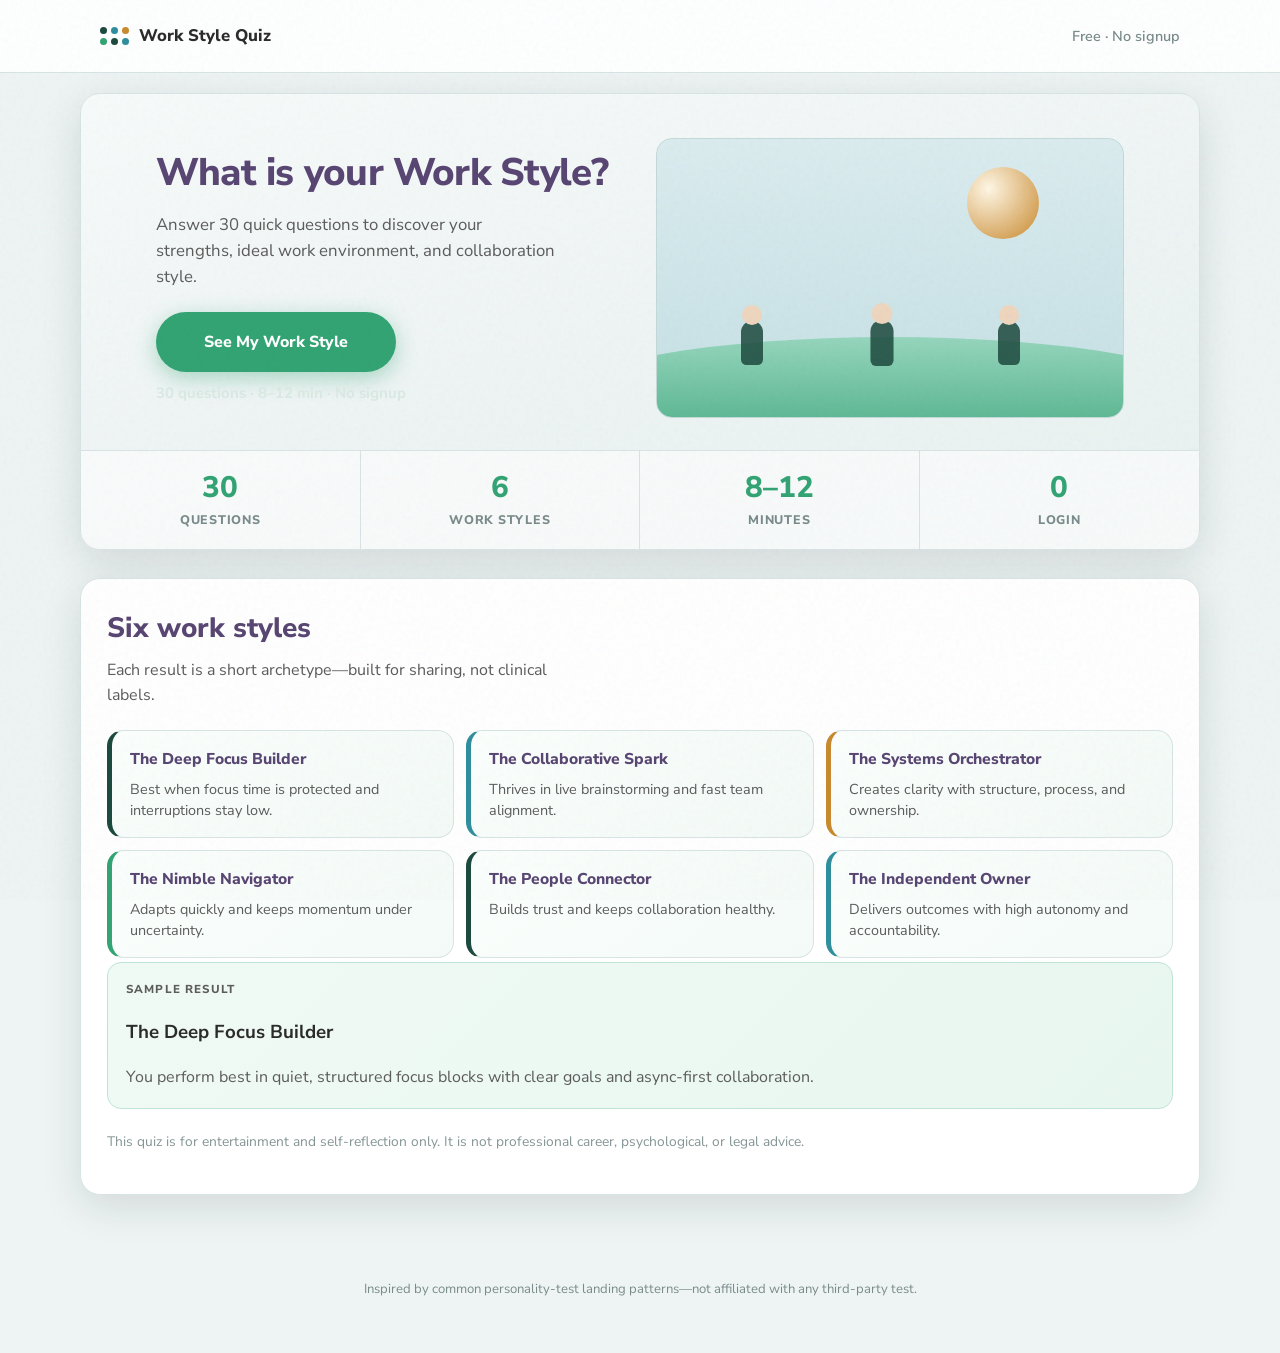
<file: 111/index.html>
<!doctype html>
<html lang="en">
  <head>
    <meta charset="UTF-8" />
    <meta name="viewport" content="width=device-width, initial-scale=1.0" />
    <meta name="theme-color" content="#eef4f4" />
    <title>Work Style Quiz</title>
    <meta
      name="description"
      content="Answer 30 quick questions to discover your strengths, ideal work environment, and collaboration style."
    />
    <link rel="preconnect" href="https://fonts.googleapis.com" />
    <link rel="preconnect" href="https://fonts.gstatic.com" crossorigin />
    <link
      href="https://fonts.googleapis.com/css2?family=Nunito+Sans:ital,opsz,wght@0,6..12,400;0,6..12,600;0,6..12,700;0,6..12,800&display=swap"
      rel="stylesheet"
    />
    <link rel="stylesheet" href="./styles.css" />
  </head>
  <body>
    <div class="noise" aria-hidden="true"></div>

    <a class="skip-link" href="#main-content">Skip to main content</a>

    <header class="site-header">
      <div class="header-inner">
        <a href="./index.html" class="logo" aria-label="Work Style Quiz home">
          <span class="logo-mark" aria-hidden="true">
            <span class="dot dot--forest"></span>
            <span class="dot dot--teal"></span>
            <span class="dot dot--amber"></span>
            <span class="dot dot--green"></span>
            <span class="dot dot--forest"></span>
            <span class="dot dot--teal"></span>
          </span>
          <span class="logo-text">Work Style Quiz</span>
        </a>
        <nav class="header-nav" aria-label="Site">
          <span class="nav-muted">Free · No signup</span>
        </nav>
      </div>
    </header>

    <main id="main-content" class="main" tabindex="-1">
      <p id="load-error" class="load-error" role="alert" hidden></p>

      <div class="container">
        <section
          id="landing"
          class="landing-hero"
          aria-label="Introduction"
        >
          <div class="landing-hero-inner">
            <div class="landing-copy">
              <h1>
                What is your Work Style?
              </h1>
              <p class="landing-lead">
                Answer 30 quick questions to discover your strengths, ideal work
                environment, and collaboration style.
              </p>
              <div class="landing-cta-row">
                <a id="start-btn" class="btn btn-cta" href="#quiz" role="button">
                  See My Work Style
                </a>
              </div>
              <p class="landing-meta">
                30 questions · 8–12 min · No signup
              </p>
            </div>
            <div class="landing-art" aria-hidden="true">
              <div class="art-scene">
                <div class="art-hill"></div>
                <div class="art-sun"></div>
                <div class="art-figure art-figure--1"></div>
                <div class="art-figure art-figure--2"></div>
                <div class="art-figure art-figure--3"></div>
              </div>
            </div>
          </div>

          <div class="proof-strip" role="group" aria-label="Quiz facts">
            <div class="proof-item">
              <span class="proof-value">30</span>
              <span class="proof-label">Questions</span>
            </div>
            <div class="proof-item">
              <span class="proof-value">6</span>
              <span class="proof-label">Work styles</span>
            </div>
            <div class="proof-item">
              <span class="proof-value">8–12</span>
              <span class="proof-label">Minutes</span>
            </div>
            <div class="proof-item">
              <span class="proof-value">0</span>
              <span class="proof-label">Login</span>
            </div>
          </div>
        </section>

        <section id="landing-details" class="card landing-details">
          <h2 class="section-title">Six work styles</h2>
          <p class="section-sub">
            Each result is a short archetype—built for sharing, not clinical labels.
          </p>
          <div id="style-preview" class="landing-preview-grid">
            <article class="preview-card preview-card--forest">
              <h3>The Deep Focus Builder</h3>
              <p>Best when focus time is protected and interruptions stay low.</p>
            </article>
            <article class="preview-card preview-card--teal">
              <h3>The Collaborative Spark</h3>
              <p>Thrives in live brainstorming and fast team alignment.</p>
            </article>
            <article class="preview-card preview-card--amber">
              <h3>The Systems Orchestrator</h3>
              <p>Creates clarity with structure, process, and ownership.</p>
            </article>
            <article class="preview-card preview-card--green">
              <h3>The Nimble Navigator</h3>
              <p>Adapts quickly and keeps momentum under uncertainty.</p>
            </article>
            <article class="preview-card preview-card--forest">
              <h3>The People Connector</h3>
              <p>Builds trust and keeps collaboration healthy.</p>
            </article>
            <article class="preview-card preview-card--teal">
              <h3>The Independent Owner</h3>
              <p>Delivers outcomes with high autonomy and accountability.</p>
            </article>
          </div>
          <div class="result-sample">
            <p class="eyebrow">Sample result</p>
            <h3>The Deep Focus Builder</h3>
            <p>
              You perform best in quiet, structured focus blocks with clear goals
              and async-first collaboration.
            </p>
          </div>

          <p class="disclaimer disclaimer-subtle">
            This quiz is for entertainment and self-reflection only. It is not
            professional career, psychological, or legal advice.
          </p>
        </section>

        <section
          id="quiz"
          class="card card-quiz hidden"
          aria-labelledby="quiz-heading"
        >
          <h2 id="quiz-heading" class="visually-hidden">Quiz</h2>
          <div class="progress-wrap">
            <div class="progress-meta">
              <span id="progress-text">Question 1 / 30</span>
              <span id="answered-text">Answered 0 / 30</span>
            </div>
            <div
              class="progress-track"
              role="progressbar"
              aria-valuemin="0"
              aria-valuemax="100"
              aria-valuenow="0"
              aria-label="Quiz progress"
            >
              <div id="progress-bar" class="progress-bar"></div>
            </div>
          </div>

          <h2 id="question-title" class="question-title"></h2>
          <div id="options" class="options-wrap"></div>

          <div class="actions">
            <button id="prev-btn" class="btn btn-outline" type="button">
              Previous
            </button>
            <button id="next-btn" class="btn btn-cta btn-cta-inline" type="button">
              Next
            </button>
          </div>
        </section>

        <section
          id="result"
          class="card card-result hidden"
          aria-label="Your result"
        >
          <div class="result-hero">
            <p class="eyebrow">Your result</p>
            <h2 id="result-title" class="result-headline" tabindex="-1"></h2>
            <p id="result-tagline" class="result-tagline"></p>
          </div>

          <div class="result-grid">
            <div class="result-panel">
              <h3>Strengths</h3>
              <ul id="result-strengths"></ul>
            </div>
            <div class="result-panel">
              <h3>Watch-outs</h3>
              <ul id="result-watchouts"></ul>
            </div>
            <div class="result-panel">
              <h3>Best environment</h3>
              <p id="result-environment"></p>
            </div>
            <div class="result-panel">
              <h3>Collaboration style</h3>
              <p id="result-collaboration"></p>
            </div>
          </div>

          <div class="actions">
            <button id="share-btn" class="btn btn-cta" type="button">Share</button>
            <button id="copy-btn" class="btn btn-outline" type="button">
              Copy result link
            </button>
            <button id="retake-btn" class="btn btn-outline" type="button">
              Retake
            </button>
          </div>
          <p id="feedback" class="feedback" aria-live="polite"></p>
          <p class="disclaimer">
            This quiz is for entertainment and self-reflection only. It is not
            professional career, psychological, or legal advice.
          </p>
        </section>
      </div>
    </main>

    <footer class="site-footer">
      <p>
        Inspired by common personality-test landing patterns—not affiliated with
        any third-party test.
      </p>
    </footer>

    <script
      type="application/json"
      id="questions-embed"
      data-cfasync="false"
    >
[
  {
    "text": "Your ideal workweek rhythm is…",
    "options": [
      {
        "text": "Long quiet blocks; meetings are exceptions.",
        "typeId": "deep_focus"
      },
      {
        "text": "Lots of co-working time and live discussions.",
        "typeId": "collab_spark"
      },
      {
        "text": "Predictable rituals: standups, docs, handoffs.",
        "typeId": "systems_orchestrator"
      },
      {
        "text": "Plans change often; I adapt day by day.",
        "typeId": "nimble_navigator"
      }
    ]
  },
  {
    "text": "When a project starts, you first want…",
    "options": [
      {
        "text": "A written brief and owners for each piece.",
        "typeId": "systems_orchestrator"
      },
      {
        "text": "A kickoff that gets everyone aligned emotionally.",
        "typeId": "people_connector"
      },
      {
        "text": "Freedom to explore before commitments.",
        "typeId": "independent_owner"
      },
      {
        "text": "A whiteboard session to shape the idea together.",
        "typeId": "collab_spark"
      }
    ]
  },
  {
    "text": "Feedback that helps you most sounds like…",
    "options": [
      {
        "text": "“Here’s exactly what to change next time.”",
        "typeId": "systems_orchestrator"
      },
      {
        "text": "“Here’s how this landed for the team.”",
        "typeId": "people_connector"
      },
      {
        "text": "“Take another pass when you’re in flow.”",
        "typeId": "deep_focus"
      },
      {
        "text": "“Let’s try a quick experiment and see.”",
        "typeId": "collab_spark"
      }
    ]
  },
  {
    "text": "Your nightmare workday includes…",
    "options": [
      {
        "text": "Constant pings with no time to think.",
        "typeId": "deep_focus"
      },
      {
        "text": "Silent solo work all day with no collaboration.",
        "typeId": "collab_spark"
      },
      {
        "text": "Chaos: no roles, no written decisions.",
        "typeId": "systems_orchestrator"
      },
      {
        "text": "Rigid process when the situation already changed.",
        "typeId": "nimble_navigator"
      }
    ]
  },
  {
    "text": "In meetings, you naturally…",
    "options": [
      {
        "text": "Take notes and turn chaos into next steps.",
        "typeId": "independent_owner"
      },
      {
        "text": "Make sure quieter voices are heard.",
        "typeId": "people_connector"
      },
      {
        "text": "Prefer async updates instead of another call.",
        "typeId": "deep_focus"
      },
      {
        "text": "Push for a decision and move on.",
        "typeId": "nimble_navigator"
      }
    ]
  },
  {
    "text": "You feel most trusted when a manager…",
    "options": [
      {
        "text": "Sets clear outcomes and gets out of the way.",
        "typeId": "independent_owner"
      },
      {
        "text": "Checks in on how you’re doing, not just tasks.",
        "typeId": "people_connector"
      },
      {
        "text": "Protects your calendar for deep work.",
        "typeId": "deep_focus"
      },
      {
        "text": "Creates space for the team to ideate together.",
        "typeId": "collab_spark"
      }
    ]
  },
  {
    "text": "Under a tight deadline, you…",
    "options": [
      {
        "text": "Cut scope and ship something real.",
        "typeId": "collab_spark"
      },
      {
        "text": "Lock in a plan and execute calmly.",
        "typeId": "systems_orchestrator"
      },
      {
        "text": "Go heads-down and minimize noise.",
        "typeId": "deep_focus"
      },
      {
        "text": "Pull the right people in to unblock fast.",
        "typeId": "people_connector"
      }
    ]
  },
  {
    "text": "Your favorite collaboration setup is…",
    "options": [
      {
        "text": "Shared docs with clear owners.",
        "typeId": "independent_owner"
      },
      {
        "text": "Live calls and real-time brainstorming.",
        "typeId": "collab_spark"
      },
      {
        "text": "Async threads; reply on my own time.",
        "typeId": "deep_focus"
      },
      {
        "text": "Minimal tools; I own the outcome end-to-end.",
        "typeId": "independent_owner"
      }
    ]
  },
  {
    "text": "Conflict on the team makes you…",
    "options": [
      {
        "text": "Step in to clarify facts and next steps.",
        "typeId": "systems_orchestrator"
      },
      {
        "text": "Talk privately to rebuild trust first.",
        "typeId": "people_connector"
      },
      {
        "text": "Prefer to step away until it’s calmer.",
        "typeId": "deep_focus"
      },
      {
        "text": "Address it quickly so we don’t stall.",
        "typeId": "nimble_navigator"
      }
    ]
  },
  {
    "text": "You’d rather be evaluated on…",
    "options": [
      {
        "text": "Reliable delivery against commitments.",
        "typeId": "independent_owner"
      },
      {
        "text": "The quality of relationships you build.",
        "typeId": "people_connector"
      },
      {
        "text": "Impact you drove with autonomy.",
        "typeId": "independent_owner"
      },
      {
        "text": "Creativity and ideas brought to the group.",
        "typeId": "collab_spark"
      }
    ]
  },
  {
    "text": "“Remote vs office” for you is really about…",
    "options": [
      {
        "text": "Controlling interruptions and deep work.",
        "typeId": "deep_focus"
      },
      {
        "text": "Energy from being around people.",
        "typeId": "collab_spark"
      },
      {
        "text": "Freedom to structure my own day.",
        "typeId": "independent_owner"
      },
      {
        "text": "Whatever helps the team move fastest today.",
        "typeId": "nimble_navigator"
      }
    ]
  },
  {
    "text": "Your career happiness spikes when…",
    "options": [
      {
        "text": "You can own a problem end-to-end.",
        "typeId": "independent_owner"
      },
      {
        "text": "The team feels safe and aligned.",
        "typeId": "people_connector"
      },
      {
        "text": "The system runs smoothly without heroics.",
        "typeId": "systems_orchestrator"
      },
      {
        "text": "You’re learning fast in a changing environment.",
        "typeId": "nimble_navigator"
      }
    ]
  },
  {
    "text": "When you learn something new for work, you prefer to…",
    "options": [
      {
        "text": "Read quietly and practice alone first.",
        "typeId": "deep_focus"
      },
      {
        "text": "Pair with someone and learn by doing together.",
        "typeId": "collab_spark"
      },
      {
        "text": "Follow a structured course or checklist.",
        "typeId": "systems_orchestrator"
      },
      {
        "text": "Jump into a real task and fix gaps as you go.",
        "typeId": "nimble_navigator"
      }
    ]
  },
  {
    "text": "A vague goal with no metrics feels…",
    "options": [
      {
        "text": "Fine if I can carve focus time to figure it out.",
        "typeId": "deep_focus"
      },
      {
        "text": "Exciting if we can workshop it as a group.",
        "typeId": "collab_spark"
      },
      {
        "text": "Uncomfortable until we define owners and milestones.",
        "typeId": "systems_orchestrator"
      },
      {
        "text": "Normal; clarity can emerge while we move.",
        "typeId": "nimble_navigator"
      }
    ]
  },
  {
    "text": "Your default reaction to a new company process is…",
    "options": [
      {
        "text": "“Will this protect my focus time?”",
        "typeId": "deep_focus"
      },
      {
        "text": "“How will this affect team vibes?”",
        "typeId": "people_connector"
      },
      {
        "text": "“Show me the RACI and the template.”",
        "typeId": "systems_orchestrator"
      },
      {
        "text": "“We’ll probably rewrite it in two weeks anyway.”",
        "typeId": "nimble_navigator"
      }
    ]
  },
  {
    "text": "The best praise you can get is…",
    "options": [
      {
        "text": "“You delivered—no drama.”",
        "typeId": "independent_owner"
      },
      {
        "text": "“You made the team feel unstuck.”",
        "typeId": "people_connector"
      },
      {
        "text": "“Your doc made everything obvious.”",
        "typeId": "independent_owner"
      },
      {
        "text": "“Your idea changed the room.”",
        "typeId": "collab_spark"
      }
    ]
  },
  {
    "text": "After a stressful week, you recharge by…",
    "options": [
      {
        "text": "Long offline time with zero work chat.",
        "typeId": "deep_focus"
      },
      {
        "text": "Talking it out with a trusted colleague.",
        "typeId": "people_connector"
      },
      {
        "text": "Tidying your tasks and inbox so Monday is clean.",
        "typeId": "systems_orchestrator"
      },
      {
        "text": "Starting something new to regain momentum.",
        "typeId": "people_connector"
      }
    ]
  },
  {
    "text": "Your ideal team size for daily work is…",
    "options": [
      {
        "text": "Small enough that I can own a slice solo.",
        "typeId": "independent_owner"
      },
      {
        "text": "Big enough for energy, small enough to know everyone.",
        "typeId": "collab_spark"
      },
      {
        "text": "Large if roles and interfaces are clear.",
        "typeId": "systems_orchestrator"
      },
      {
        "text": "Whatever ships fastest for this phase.",
        "typeId": "nimble_navigator"
      }
    ]
  },
  {
    "text": "You get skeptical when leadership says…",
    "options": [
      {
        "text": "“We’ll figure out the details later.” (with no owner)",
        "typeId": "systems_orchestrator"
      },
      {
        "text": "“Just be available all day on Slack.”",
        "typeId": "deep_focus"
      },
      {
        "text": "“Process for process’s sake.”",
        "typeId": "nimble_navigator"
      },
      {
        "text": "“Don’t worry about how people feel.”",
        "typeId": "people_connector"
      }
    ]
  },
  {
    "text": "In a brainstorm, you’re most likely to…",
    "options": [
      {
        "text": "Build on others’ ideas in real time.",
        "typeId": "collab_spark"
      },
      {
        "text": "Ask the question that names the tradeoff.",
        "typeId": "systems_orchestrator"
      },
      {
        "text": "Stay quiet until you have one sharp idea.",
        "typeId": "collab_spark"
      },
      {
        "text": "Suggest a cheap test before a big debate.",
        "typeId": "nimble_navigator"
      }
    ]
  },
  {
    "text": "You respect a coworker who…",
    "options": [
      {
        "text": "Doesn’t need hand-holding and still communicates clearly.",
        "typeId": "independent_owner"
      },
      {
        "text": "Makes hard conversations feel safer.",
        "typeId": "people_connector"
      },
      {
        "text": "Writes decisions down so nobody is guessing.",
        "typeId": "independent_owner"
      },
      {
        "text": "Turns ambiguity into a prototype.",
        "typeId": "nimble_navigator"
      }
    ]
  },
  {
    "text": "Your “productive morning” usually means…",
    "options": [
      {
        "text": "Two hours of uninterrupted work before chat.",
        "typeId": "deep_focus"
      },
      {
        "text": "A quick sync to align the team’s energy.",
        "typeId": "collab_spark"
      },
      {
        "text": "Checking the plan and updating the board.",
        "typeId": "systems_orchestrator"
      },
      {
        "text": "Picking the highest-leverage move and switching fast.",
        "typeId": "nimble_navigator"
      }
    ]
  },
  {
    "text": "If you disagree with a popular plan, you…",
    "options": [
      {
        "text": "Write a clear alternative with tradeoffs.",
        "typeId": "independent_owner"
      },
      {
        "text": "Talk to key people 1:1 before the room decides.",
        "typeId": "people_connector"
      },
      {
        "text": "Opt out of the debate and prove it with work.",
        "typeId": "independent_owner"
      },
      {
        "text": "Challenge it live so the group can react.",
        "typeId": "collab_spark"
      }
    ]
  },
  {
    "text": "“Scope creep” to you sounds like…",
    "options": [
      {
        "text": "A focus problem unless someone says no.",
        "typeId": "deep_focus"
      },
      {
        "text": "A people problem if expectations weren’t shared.",
        "typeId": "people_connector"
      },
      {
        "text": "A planning problem: change control needed.",
        "typeId": "systems_orchestrator"
      },
      {
        "text": "Sometimes the signal that we should pivot.",
        "typeId": "nimble_navigator"
      }
    ]
  },
  {
    "text": "You feel most productive in a workplace that…",
    "options": [
      {
        "text": "Lets me block deep work without guilt.",
        "typeId": "deep_focus"
      },
      {
        "text": "Has lively collaboration spaces.",
        "typeId": "collab_spark"
      },
      {
        "text": "Has clear norms and written agreements.",
        "typeId": "systems_orchestrator"
      },
      {
        "text": "Rewards speed of learning over perfection.",
        "typeId": "nimble_navigator"
      }
    ]
  },
  {
    "text": "Your 1:1 with a manager should mostly be about…",
    "options": [
      {
        "text": "Removing blockers and clarifying ownership.",
        "typeId": "independent_owner"
      },
      {
        "text": "How you’re doing as a human, not only output.",
        "typeId": "people_connector"
      },
      {
        "text": "Priorities, timelines, and expectations.",
        "typeId": "systems_orchestrator"
      },
      {
        "text": "What experiments to run next week.",
        "typeId": "nimble_navigator"
      }
    ]
  },
  {
    "text": "When documentation is missing, you…",
    "options": [
      {
        "text": "Create the minimum doc so future-you survives.",
        "typeId": "independent_owner"
      },
      {
        "text": "Pull people together to align verbally first.",
        "typeId": "collab_spark"
      },
      {
        "text": "Prefer to stay in flow and document later.",
        "typeId": "deep_focus"
      },
      {
        "text": "Ship something small and document what broke.",
        "typeId": "nimble_navigator"
      }
    ]
  },
  {
    "text": "You’re happiest when your role is…",
    "options": [
      {
        "text": "A clear lane you can run end-to-end.",
        "typeId": "independent_owner"
      },
      {
        "text": "A glue role that helps others succeed.",
        "typeId": "people_connector"
      },
      {
        "text": "A stabilizer who makes the machine work.",
        "typeId": "systems_orchestrator"
      },
      {
        "text": "A scout in changing terrain.",
        "typeId": "nimble_navigator"
      }
    ]
  },
  {
    "text": "“Good collaboration” to you means…",
    "options": [
      {
        "text": "Fewer meetings, clearer handoffs.",
        "typeId": "deep_focus"
      },
      {
        "text": "Psychological safety and honest dialogue.",
        "typeId": "people_connector"
      },
      {
        "text": "Shared definitions of done and who decides what.",
        "typeId": "systems_orchestrator"
      },
      {
        "text": "Rapid feedback loops and quick iterations.",
        "typeId": "collab_spark"
      }
    ]
  },
  {
    "text": "If you had to pick your strongest professional edge, it would be…",
    "options": [
      {
        "text": "Sustained focus on hard problems",
        "typeId": "deep_focus"
      },
      {
        "text": "Building trust and helping people feel heard",
        "typeId": "people_connector"
      },
      {
        "text": "Owning outcomes without needing oversight",
        "typeId": "independent_owner"
      },
      {
        "text": "Staying adaptable when everything shifts",
        "typeId": "nimble_navigator"
      }
    ]
  }
]
</script>
    <script src="./app.js" data-cfasync="false"></script>
  </body>
</html>
</file>
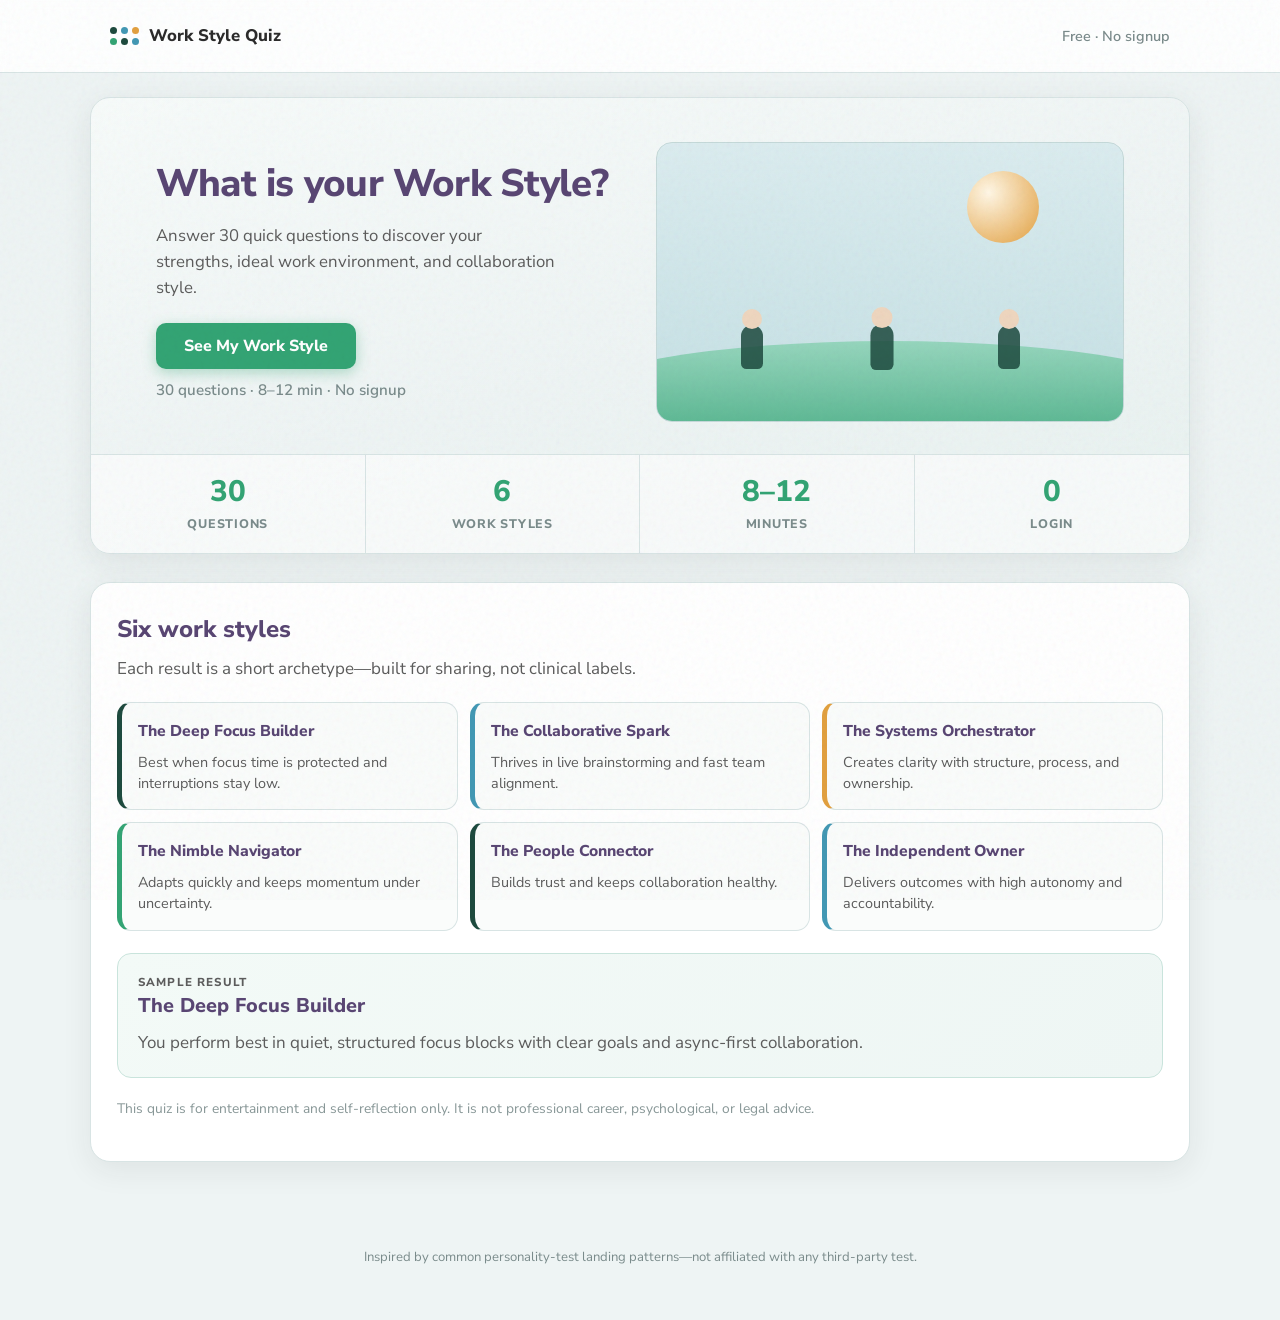
<file: work-style-quiz/index.html>
<!doctype html>
<html lang="en">
  <head>
    <meta charset="UTF-8" />
    <meta name="viewport" content="width=device-width, initial-scale=1.0" />
    <meta name="theme-color" content="#eef4f4" />
    <link rel="icon" href="./favicon.svg" type="image/svg+xml" />
    <title>Work Style Quiz</title>
    <meta
      name="description"
      content="Answer 30 quick questions to discover your strengths, ideal work environment, and collaboration style."
    />
    <link rel="preconnect" href="https://fonts.googleapis.com" />
    <link rel="preconnect" href="https://fonts.gstatic.com" crossorigin />
    <link
      href="https://fonts.googleapis.com/css2?family=Nunito+Sans:ital,opsz,wght@0,6..12,400;0,6..12,600;0,6..12,700;0,6..12,800&display=swap"
      rel="stylesheet"
    />
    <link rel="stylesheet" href="./styles.css" />
  </head>
  <body>
    <div class="noise" aria-hidden="true"></div>

    <a class="skip-link" href="#main-content">Skip to main content</a>

    <header class="site-header">
      <div class="header-inner">
        <a href="./index.html" class="logo" aria-label="Work Style Quiz home">
          <span class="logo-mark" aria-hidden="true">
            <span class="dot dot--forest"></span>
            <span class="dot dot--teal"></span>
            <span class="dot dot--amber"></span>
            <span class="dot dot--green"></span>
            <span class="dot dot--forest"></span>
            <span class="dot dot--teal"></span>
          </span>
          <span class="logo-text">Work Style Quiz</span>
        </a>
        <nav class="header-nav" aria-label="Site">
          <span class="nav-muted">Free · No signup</span>
        </nav>
      </div>
    </header>

    <main id="main-content" class="main" tabindex="-1">
      <p id="load-error" class="load-error" role="alert" hidden></p>

      <div class="container">
        <section
          id="landing"
          class="landing-hero"
          aria-label="Introduction"
        >
          <div class="landing-hero-inner">
            <div class="landing-copy">
              <h1>
                What is your Work Style?
              </h1>
              <p class="landing-lead">
                Answer 30 quick questions to discover your strengths, ideal work
                environment, and collaboration style.
              </p>
              <div class="landing-cta-row">
                <button id="start-btn" class="btn btn-cta" type="button" disabled>
                  See My Work Style
                </button>
              </div>
              <p class="landing-meta">
                30 questions · 8–12 min · No signup
              </p>
            </div>
            <div class="landing-art" aria-hidden="true">
              <div class="art-scene">
                <div class="art-hill"></div>
                <div class="art-sun"></div>
                <div class="art-figure art-figure--1"></div>
                <div class="art-figure art-figure--2"></div>
                <div class="art-figure art-figure--3"></div>
              </div>
            </div>
          </div>

          <div class="proof-strip" role="group" aria-label="Quiz facts">
            <div class="proof-item">
              <span class="proof-value">30</span>
              <span class="proof-label">Questions</span>
            </div>
            <div class="proof-item">
              <span class="proof-value">6</span>
              <span class="proof-label">Work styles</span>
            </div>
            <div class="proof-item">
              <span class="proof-value">8–12</span>
              <span class="proof-label">Minutes</span>
            </div>
            <div class="proof-item">
              <span class="proof-value">0</span>
              <span class="proof-label">Login</span>
            </div>
          </div>
        </section>

        <section id="landing-details" class="card landing-details">
          <h2 class="section-title">Six work styles</h2>
          <p class="section-sub">
            Each result is a short archetype—built for sharing, not clinical labels.
          </p>
          <div id="style-preview" class="landing-preview-grid">
            <article class="preview-card preview-card--forest">
              <h3>The Deep Focus Builder</h3>
              <p>Best when focus time is protected and interruptions stay low.</p>
            </article>
            <article class="preview-card preview-card--teal">
              <h3>The Collaborative Spark</h3>
              <p>Thrives in live brainstorming and fast team alignment.</p>
            </article>
            <article class="preview-card preview-card--amber">
              <h3>The Systems Orchestrator</h3>
              <p>Creates clarity with structure, process, and ownership.</p>
            </article>
            <article class="preview-card preview-card--green">
              <h3>The Nimble Navigator</h3>
              <p>Adapts quickly and keeps momentum under uncertainty.</p>
            </article>
            <article class="preview-card preview-card--forest">
              <h3>The People Connector</h3>
              <p>Builds trust and keeps collaboration healthy.</p>
            </article>
            <article class="preview-card preview-card--teal">
              <h3>The Independent Owner</h3>
              <p>Delivers outcomes with high autonomy and accountability.</p>
            </article>
          </div>
          <div class="result-sample">
            <p class="eyebrow">Sample result</p>
            <h3>The Deep Focus Builder</h3>
            <p>
              You perform best in quiet, structured focus blocks with clear goals
              and async-first collaboration.
            </p>
          </div>

          <p class="disclaimer disclaimer-subtle">
            This quiz is for entertainment and self-reflection only. It is not
            professional career, psychological, or legal advice.
          </p>
        </section>

        <section
          id="quiz"
          class="card card-quiz hidden"
          aria-labelledby="quiz-heading"
        >
          <h2 id="quiz-heading" class="visually-hidden">Quiz</h2>
          <div class="progress-wrap">
            <div class="progress-meta">
              <span id="progress-text">Question 1 / 30</span>
              <span id="answered-text">Answered 0 / 30</span>
            </div>
            <div
              class="progress-track"
              role="progressbar"
              aria-valuemin="0"
              aria-valuemax="100"
              aria-valuenow="0"
              aria-label="Quiz progress"
            >
              <div id="progress-bar" class="progress-bar"></div>
            </div>
          </div>

          <h2 id="question-title" class="question-title"></h2>
          <div id="options" class="options-wrap"></div>

          <div class="actions">
            <button id="prev-btn" class="btn btn-outline" type="button">
              Previous
            </button>
            <button id="next-btn" class="btn btn-cta btn-cta-inline" type="button">
              Next
            </button>
          </div>
        </section>

        <section
          id="result"
          class="card card-result hidden"
          aria-label="Your result"
        >
          <div class="result-hero">
            <p class="eyebrow">Your result</p>
            <h2 id="result-title" class="result-headline" tabindex="-1"></h2>
            <p id="result-tagline" class="result-tagline"></p>
          </div>

          <div class="result-grid">
            <div class="result-panel">
              <h3>Strengths</h3>
              <ul id="result-strengths"></ul>
            </div>
            <div class="result-panel">
              <h3>Watch-outs</h3>
              <ul id="result-watchouts"></ul>
            </div>
            <div class="result-panel">
              <h3>Best environment</h3>
              <p id="result-environment"></p>
            </div>
            <div class="result-panel">
              <h3>Collaboration style</h3>
              <p id="result-collaboration"></p>
            </div>
          </div>

          <div class="actions">
            <button id="share-btn" class="btn btn-cta" type="button">Share</button>
            <button id="copy-btn" class="btn btn-outline" type="button">
              Copy result link
            </button>
            <button id="retake-btn" class="btn btn-outline" type="button">
              Retake
            </button>
          </div>
          <p id="feedback" class="feedback" aria-live="polite"></p>
          <p class="disclaimer">
            This quiz is for entertainment and self-reflection only. It is not
            professional career, psychological, or legal advice.
          </p>
        </section>
      </div>
    </main>

    <footer class="site-footer">
      <p>
        Inspired by common personality-test landing patterns—not affiliated with
        any third-party test.
      </p>
    </footer>

    <script
      type="application/json"
      id="questions-embed"
      data-cfasync="false"
    >
[
  {
    "text": "Your ideal workweek rhythm is…",
    "options": [
      {
        "text": "Long quiet blocks; meetings are exceptions.",
        "typeId": "deep_focus"
      },
      {
        "text": "Lots of co-working time and live discussions.",
        "typeId": "collab_spark"
      },
      {
        "text": "Predictable rituals: standups, docs, handoffs.",
        "typeId": "systems_orchestrator"
      },
      {
        "text": "Plans change often; I adapt day by day.",
        "typeId": "nimble_navigator"
      }
    ]
  },
  {
    "text": "When a project starts, you first want…",
    "options": [
      {
        "text": "A written brief and owners for each piece.",
        "typeId": "systems_orchestrator"
      },
      {
        "text": "A kickoff that gets everyone aligned emotionally.",
        "typeId": "people_connector"
      },
      {
        "text": "Freedom to explore before commitments.",
        "typeId": "independent_owner"
      },
      {
        "text": "A whiteboard session to shape the idea together.",
        "typeId": "collab_spark"
      }
    ]
  },
  {
    "text": "Feedback that helps you most sounds like…",
    "options": [
      {
        "text": "“Here’s exactly what to change next time.”",
        "typeId": "systems_orchestrator"
      },
      {
        "text": "“Here’s how this landed for the team.”",
        "typeId": "people_connector"
      },
      {
        "text": "“Take another pass when you’re in flow.”",
        "typeId": "deep_focus"
      },
      {
        "text": "“Let’s try a quick experiment and see.”",
        "typeId": "collab_spark"
      }
    ]
  },
  {
    "text": "Your nightmare workday includes…",
    "options": [
      {
        "text": "Constant pings with no time to think.",
        "typeId": "deep_focus"
      },
      {
        "text": "Silent solo work all day with no collaboration.",
        "typeId": "collab_spark"
      },
      {
        "text": "Chaos: no roles, no written decisions.",
        "typeId": "systems_orchestrator"
      },
      {
        "text": "Rigid process when the situation already changed.",
        "typeId": "nimble_navigator"
      }
    ]
  },
  {
    "text": "In meetings, you naturally…",
    "options": [
      {
        "text": "Take notes and turn chaos into next steps.",
        "typeId": "independent_owner"
      },
      {
        "text": "Make sure quieter voices are heard.",
        "typeId": "people_connector"
      },
      {
        "text": "Prefer async updates instead of another call.",
        "typeId": "deep_focus"
      },
      {
        "text": "Push for a decision and move on.",
        "typeId": "nimble_navigator"
      }
    ]
  },
  {
    "text": "You feel most trusted when a manager…",
    "options": [
      {
        "text": "Sets clear outcomes and gets out of the way.",
        "typeId": "independent_owner"
      },
      {
        "text": "Checks in on how you’re doing, not just tasks.",
        "typeId": "people_connector"
      },
      {
        "text": "Protects your calendar for deep work.",
        "typeId": "deep_focus"
      },
      {
        "text": "Creates space for the team to ideate together.",
        "typeId": "collab_spark"
      }
    ]
  },
  {
    "text": "Under a tight deadline, you…",
    "options": [
      {
        "text": "Cut scope and ship something real.",
        "typeId": "collab_spark"
      },
      {
        "text": "Lock in a plan and execute calmly.",
        "typeId": "systems_orchestrator"
      },
      {
        "text": "Go heads-down and minimize noise.",
        "typeId": "deep_focus"
      },
      {
        "text": "Pull the right people in to unblock fast.",
        "typeId": "people_connector"
      }
    ]
  },
  {
    "text": "Your favorite collaboration setup is…",
    "options": [
      {
        "text": "Shared docs with clear owners.",
        "typeId": "independent_owner"
      },
      {
        "text": "Live calls and real-time brainstorming.",
        "typeId": "collab_spark"
      },
      {
        "text": "Async threads; reply on my own time.",
        "typeId": "deep_focus"
      },
      {
        "text": "Minimal tools; I own the outcome end-to-end.",
        "typeId": "independent_owner"
      }
    ]
  },
  {
    "text": "Conflict on the team makes you…",
    "options": [
      {
        "text": "Step in to clarify facts and next steps.",
        "typeId": "systems_orchestrator"
      },
      {
        "text": "Talk privately to rebuild trust first.",
        "typeId": "people_connector"
      },
      {
        "text": "Prefer to step away until it’s calmer.",
        "typeId": "deep_focus"
      },
      {
        "text": "Address it quickly so we don’t stall.",
        "typeId": "nimble_navigator"
      }
    ]
  },
  {
    "text": "You’d rather be evaluated on…",
    "options": [
      {
        "text": "Reliable delivery against commitments.",
        "typeId": "independent_owner"
      },
      {
        "text": "The quality of relationships you build.",
        "typeId": "people_connector"
      },
      {
        "text": "Impact you drove with autonomy.",
        "typeId": "independent_owner"
      },
      {
        "text": "Creativity and ideas brought to the group.",
        "typeId": "collab_spark"
      }
    ]
  },
  {
    "text": "“Remote vs office” for you is really about…",
    "options": [
      {
        "text": "Controlling interruptions and deep work.",
        "typeId": "deep_focus"
      },
      {
        "text": "Energy from being around people.",
        "typeId": "collab_spark"
      },
      {
        "text": "Freedom to structure my own day.",
        "typeId": "independent_owner"
      },
      {
        "text": "Whatever helps the team move fastest today.",
        "typeId": "nimble_navigator"
      }
    ]
  },
  {
    "text": "Your career happiness spikes when…",
    "options": [
      {
        "text": "You can own a problem end-to-end.",
        "typeId": "independent_owner"
      },
      {
        "text": "The team feels safe and aligned.",
        "typeId": "people_connector"
      },
      {
        "text": "The system runs smoothly without heroics.",
        "typeId": "systems_orchestrator"
      },
      {
        "text": "You’re learning fast in a changing environment.",
        "typeId": "nimble_navigator"
      }
    ]
  },
  {
    "text": "When you learn something new for work, you prefer to…",
    "options": [
      {
        "text": "Read quietly and practice alone first.",
        "typeId": "deep_focus"
      },
      {
        "text": "Pair with someone and learn by doing together.",
        "typeId": "collab_spark"
      },
      {
        "text": "Follow a structured course or checklist.",
        "typeId": "systems_orchestrator"
      },
      {
        "text": "Jump into a real task and fix gaps as you go.",
        "typeId": "nimble_navigator"
      }
    ]
  },
  {
    "text": "A vague goal with no metrics feels…",
    "options": [
      {
        "text": "Fine if I can carve focus time to figure it out.",
        "typeId": "deep_focus"
      },
      {
        "text": "Exciting if we can workshop it as a group.",
        "typeId": "collab_spark"
      },
      {
        "text": "Uncomfortable until we define owners and milestones.",
        "typeId": "systems_orchestrator"
      },
      {
        "text": "Normal; clarity can emerge while we move.",
        "typeId": "nimble_navigator"
      }
    ]
  },
  {
    "text": "Your default reaction to a new company process is…",
    "options": [
      {
        "text": "“Will this protect my focus time?”",
        "typeId": "deep_focus"
      },
      {
        "text": "“How will this affect team vibes?”",
        "typeId": "people_connector"
      },
      {
        "text": "“Show me the RACI and the template.”",
        "typeId": "systems_orchestrator"
      },
      {
        "text": "“We’ll probably rewrite it in two weeks anyway.”",
        "typeId": "nimble_navigator"
      }
    ]
  },
  {
    "text": "The best praise you can get is…",
    "options": [
      {
        "text": "“You delivered—no drama.”",
        "typeId": "independent_owner"
      },
      {
        "text": "“You made the team feel unstuck.”",
        "typeId": "people_connector"
      },
      {
        "text": "“Your doc made everything obvious.”",
        "typeId": "independent_owner"
      },
      {
        "text": "“Your idea changed the room.”",
        "typeId": "collab_spark"
      }
    ]
  },
  {
    "text": "After a stressful week, you recharge by…",
    "options": [
      {
        "text": "Long offline time with zero work chat.",
        "typeId": "deep_focus"
      },
      {
        "text": "Talking it out with a trusted colleague.",
        "typeId": "people_connector"
      },
      {
        "text": "Tidying your tasks and inbox so Monday is clean.",
        "typeId": "systems_orchestrator"
      },
      {
        "text": "Starting something new to regain momentum.",
        "typeId": "people_connector"
      }
    ]
  },
  {
    "text": "Your ideal team size for daily work is…",
    "options": [
      {
        "text": "Small enough that I can own a slice solo.",
        "typeId": "independent_owner"
      },
      {
        "text": "Big enough for energy, small enough to know everyone.",
        "typeId": "collab_spark"
      },
      {
        "text": "Large if roles and interfaces are clear.",
        "typeId": "systems_orchestrator"
      },
      {
        "text": "Whatever ships fastest for this phase.",
        "typeId": "nimble_navigator"
      }
    ]
  },
  {
    "text": "You get skeptical when leadership says…",
    "options": [
      {
        "text": "“We’ll figure out the details later.” (with no owner)",
        "typeId": "systems_orchestrator"
      },
      {
        "text": "“Just be available all day on Slack.”",
        "typeId": "deep_focus"
      },
      {
        "text": "“Process for process’s sake.”",
        "typeId": "nimble_navigator"
      },
      {
        "text": "“Don’t worry about how people feel.”",
        "typeId": "people_connector"
      }
    ]
  },
  {
    "text": "In a brainstorm, you’re most likely to…",
    "options": [
      {
        "text": "Build on others’ ideas in real time.",
        "typeId": "collab_spark"
      },
      {
        "text": "Ask the question that names the tradeoff.",
        "typeId": "systems_orchestrator"
      },
      {
        "text": "Stay quiet until you have one sharp idea.",
        "typeId": "collab_spark"
      },
      {
        "text": "Suggest a cheap test before a big debate.",
        "typeId": "nimble_navigator"
      }
    ]
  },
  {
    "text": "You respect a coworker who…",
    "options": [
      {
        "text": "Doesn’t need hand-holding and still communicates clearly.",
        "typeId": "independent_owner"
      },
      {
        "text": "Makes hard conversations feel safer.",
        "typeId": "people_connector"
      },
      {
        "text": "Writes decisions down so nobody is guessing.",
        "typeId": "independent_owner"
      },
      {
        "text": "Turns ambiguity into a prototype.",
        "typeId": "nimble_navigator"
      }
    ]
  },
  {
    "text": "Your “productive morning” usually means…",
    "options": [
      {
        "text": "Two hours of uninterrupted work before chat.",
        "typeId": "deep_focus"
      },
      {
        "text": "A quick sync to align the team’s energy.",
        "typeId": "collab_spark"
      },
      {
        "text": "Checking the plan and updating the board.",
        "typeId": "systems_orchestrator"
      },
      {
        "text": "Picking the highest-leverage move and switching fast.",
        "typeId": "nimble_navigator"
      }
    ]
  },
  {
    "text": "If you disagree with a popular plan, you…",
    "options": [
      {
        "text": "Write a clear alternative with tradeoffs.",
        "typeId": "independent_owner"
      },
      {
        "text": "Talk to key people 1:1 before the room decides.",
        "typeId": "people_connector"
      },
      {
        "text": "Opt out of the debate and prove it with work.",
        "typeId": "independent_owner"
      },
      {
        "text": "Challenge it live so the group can react.",
        "typeId": "collab_spark"
      }
    ]
  },
  {
    "text": "“Scope creep” to you sounds like…",
    "options": [
      {
        "text": "A focus problem unless someone says no.",
        "typeId": "deep_focus"
      },
      {
        "text": "A people problem if expectations weren’t shared.",
        "typeId": "people_connector"
      },
      {
        "text": "A planning problem: change control needed.",
        "typeId": "systems_orchestrator"
      },
      {
        "text": "Sometimes the signal that we should pivot.",
        "typeId": "nimble_navigator"
      }
    ]
  },
  {
    "text": "You feel most productive in a workplace that…",
    "options": [
      {
        "text": "Lets me block deep work without guilt.",
        "typeId": "deep_focus"
      },
      {
        "text": "Has lively collaboration spaces.",
        "typeId": "collab_spark"
      },
      {
        "text": "Has clear norms and written agreements.",
        "typeId": "systems_orchestrator"
      },
      {
        "text": "Rewards speed of learning over perfection.",
        "typeId": "nimble_navigator"
      }
    ]
  },
  {
    "text": "Your 1:1 with a manager should mostly be about…",
    "options": [
      {
        "text": "Removing blockers and clarifying ownership.",
        "typeId": "independent_owner"
      },
      {
        "text": "How you’re doing as a human, not only output.",
        "typeId": "people_connector"
      },
      {
        "text": "Priorities, timelines, and expectations.",
        "typeId": "systems_orchestrator"
      },
      {
        "text": "What experiments to run next week.",
        "typeId": "nimble_navigator"
      }
    ]
  },
  {
    "text": "When documentation is missing, you…",
    "options": [
      {
        "text": "Create the minimum doc so future-you survives.",
        "typeId": "independent_owner"
      },
      {
        "text": "Pull people together to align verbally first.",
        "typeId": "collab_spark"
      },
      {
        "text": "Prefer to stay in flow and document later.",
        "typeId": "deep_focus"
      },
      {
        "text": "Ship something small and document what broke.",
        "typeId": "nimble_navigator"
      }
    ]
  },
  {
    "text": "You’re happiest when your role is…",
    "options": [
      {
        "text": "A clear lane you can run end-to-end.",
        "typeId": "independent_owner"
      },
      {
        "text": "A glue role that helps others succeed.",
        "typeId": "people_connector"
      },
      {
        "text": "A stabilizer who makes the machine work.",
        "typeId": "systems_orchestrator"
      },
      {
        "text": "A scout in changing terrain.",
        "typeId": "nimble_navigator"
      }
    ]
  },
  {
    "text": "“Good collaboration” to you means…",
    "options": [
      {
        "text": "Fewer meetings, clearer handoffs.",
        "typeId": "deep_focus"
      },
      {
        "text": "Psychological safety and honest dialogue.",
        "typeId": "people_connector"
      },
      {
        "text": "Shared definitions of done and who decides what.",
        "typeId": "systems_orchestrator"
      },
      {
        "text": "Rapid feedback loops and quick iterations.",
        "typeId": "collab_spark"
      }
    ]
  },
  {
    "text": "If you had to pick your strongest professional edge, it would be…",
    "options": [
      {
        "text": "Sustained focus on hard problems",
        "typeId": "deep_focus"
      },
      {
        "text": "Building trust and helping people feel heard",
        "typeId": "people_connector"
      },
      {
        "text": "Owning outcomes without needing oversight",
        "typeId": "independent_owner"
      },
      {
        "text": "Staying adaptable when everything shifts",
        "typeId": "nimble_navigator"
      }
    ]
  }
]
</script>
    <script src="./app.js" data-cfasync="false"></script>
  </body>
</html>
</file>
<file: 111/styles.css>
/* Work Style Quiz — PRD §2.3 + editorial asymmetry + a11y (ui-ux-pro-max). */

:root {
  --bg-page: #eef4f4;
  --bg-card: #ffffff;
  --text: #2b2b2b;
  --text-soft: #5c5c5c;
  --muted: #7a8b8b;
  --ink-heading: #594673;
  --green: #33a474;
  --green-hover: #2d9468;
  --green-muted: #e4f4ed;
  --teal: #2f8f9d;
  --amber: #c98a2e;
  --forest: #1d4a3e;
  --border: #d8e4e4;
  --focus-ring: #0f766e;
  --shadow: 0 12px 40px rgba(20, 35, 30, 0.12);
  --shadow-cta: 0 6px 22px rgba(51, 164, 116, 0.38);
  --ease-out: cubic-bezier(0.22, 1, 0.36, 1);
  --ease-press: cubic-bezier(0.2, 0.85, 0.25, 1);
  --min-touch: 44px;
  --hero-copy-max: 760px;
  --content-max: 1120px;
}

*,
*::before,
*::after {
  box-sizing: border-box;
}

html {
  scroll-behavior: smooth;
}

@media (prefers-reduced-motion: reduce) {
  html {
    scroll-behavior: auto;
  }

  *,
  *::before,
  *::after {
    animation-duration: 0.01ms !important;
    animation-iteration-count: 1 !important;
    transition-duration: 0.01ms !important;
  }

  .noise {
    opacity: 0.03 !important;
  }

  .option:active,
  .btn-cta:active {
    transform: none;
  }
}

body {
  margin: 0;
  font-family: "Nunito Sans", system-ui, -apple-system, "Segoe UI", Roboto,
    sans-serif;
  font-size: 1rem;
  line-height: 1.55;
  color: var(--text);
  background: var(--bg-page);
  touch-action: manipulation;
  min-height: 100dvh;
  padding-left: env(safe-area-inset-left, 0);
  padding-right: env(safe-area-inset-right, 0);
}

:focus {
  outline: none;
}

:focus-visible {
  outline: 3px solid var(--focus-ring);
  outline-offset: 2px;
}

.skip-link {
  position: absolute;
  left: -9999px;
  z-index: 10000;
  padding: 12px 20px;
  background: var(--green);
  color: #fff;
  font-weight: 800;
  border-radius: 0 0 8px 0;
  text-decoration: none;
}

.skip-link:focus {
  left: 16px;
  top: 16px;
  outline: none;
  box-shadow: 0 0 0 3px #fff, 0 0 0 6px var(--focus-ring);
}

.visually-hidden {
  position: absolute;
  width: 1px;
  height: 1px;
  padding: 0;
  margin: -1px;
  overflow: hidden;
  clip: rect(0, 0, 0, 0);
  white-space: nowrap;
  border: 0;
}

.noise {
  position: fixed;
  inset: 0;
  pointer-events: none;
  z-index: 9999;
  opacity: 0.052;
  mix-blend-mode: multiply;
  background-image: url("data:image/svg+xml,%3Csvg viewBox='0 0 256 256' xmlns='http://www.w3.org/2000/svg'%3E%3Cfilter id='n'%3E%3CfeTurbulence type='fractalNoise' baseFrequency='0.8' numOctaves='4' stitchTiles='stitch'/%3E%3C/filter%3E%3Crect width='100%25' height='100%25' filter='url(%23n)'/%3E%3C/svg%3E");
}

.main {
  outline: none;
}

.load-error {
  max-width: 720px;
  margin: 16px auto;
  padding: 14px 18px;
  background: #fef2f2;
  border: 1px solid #fecaca;
  color: #991b1b;
  border-radius: 12px;
  font-weight: 700;
}

.load-error code {
  font-size: 0.9em;
  font-weight: 600;
  padding: 0.1em 0.35em;
  border-radius: 6px;
  background: rgba(0, 0, 0, 0.06);
}

.site-header {
  background: rgba(255, 255, 255, 0.94);
  backdrop-filter: blur(12px);
  border-bottom: 1px solid var(--border);
  position: sticky;
  top: 0;
  z-index: 50;
  padding-top: env(safe-area-inset-top, 0);
}

.header-inner {
  max-width: var(--content-max);
  margin: 0 auto;
  padding: 14px max(20px, env(safe-area-inset-right, 0)) 14px
    max(20px, env(safe-area-inset-left, 0));
  display: flex;
  align-items: center;
  justify-content: space-between;
}

.logo {
  display: inline-flex;
  align-items: center;
  gap: 10px;
  font-weight: 800;
  font-size: 1.05rem;
  color: var(--text);
  text-decoration: none;
  cursor: pointer;
  min-height: var(--min-touch);
  padding: 4px 0;
}

.logo:hover {
  color: var(--ink-heading);
}

.logo-mark {
  display: inline-grid;
  grid-template-columns: repeat(3, 7px);
  gap: 4px;
}

.logo-mark .dot {
  width: 7px;
  height: 7px;
  border-radius: 50%;
}

.dot--forest {
  background: var(--forest);
}
.dot--teal {
  background: var(--teal);
}
.dot--amber {
  background: var(--amber);
}
.dot--green {
  background: var(--green);
}

.header-nav {
  display: inline-flex;
  align-items: center;
  gap: 8px;
}

.header-icon {
  width: 1.25rem;
  height: 1.25rem;
  color: var(--teal);
  flex-shrink: 0;
}

.nav-muted {
  font-size: 0.9rem;
  color: var(--muted);
  font-weight: 600;
}

.container {
  width: min(var(--content-max), 94%);
  margin: 0 auto;
  padding: 20px 0 max(48px, env(safe-area-inset-bottom, 0));
}

/* Landing hero: PRD §2.3 mint + purple heading (same as work-style-quiz local). */
.landing-hero {
  background: linear-gradient(165deg, #f7fbfa 0%, #eef4f4 55%, #e8f2f0 100%);
  border-radius: 20px;
  border: 1px solid var(--border);
  box-shadow: var(--shadow);
  overflow: hidden;
  margin-bottom: 28px;
}

.landing-hero-inner {
  display: grid;
  grid-template-columns: 1fr 1fr;
  gap: 32px;
  align-items: center;
  padding: 44px 36px 32px;
  max-width: 1040px;
  margin: 0 auto;
}

.landing-copy h1 {
  font-size: clamp(1.65rem, 3vw, 2.5rem);
  line-height: 1.2;
  font-weight: 800;
  color: var(--ink-heading);
  margin: 0 0 16px;
  letter-spacing: -0.02em;
  max-width: 22ch;
}

.landing-lead {
  font-size: 1.05rem;
  color: var(--text-soft);
  margin: 0 0 22px;
  max-width: 40ch;
}

.landing-lead strong {
  color: var(--text);
}

.landing-cta-row {
  margin-bottom: 10px;
}

.landing-meta {
  font-size: 0.95rem;
  color: var(--muted);
  font-weight: 600;
  margin: 0;
}

.landing-art {
  min-height: 260px;
}

.art-scene {
  position: relative;
  height: 280px;
  border-radius: 16px;
  background: linear-gradient(180deg, #dbecef 0%, #c5e0e4 100%);
  overflow: hidden;
  border: 1px solid #c5d9d9;
}

.art-sun {
  position: absolute;
  width: 72px;
  height: 72px;
  border-radius: 50%;
  background: radial-gradient(circle at 30% 30%, #fff7e6, var(--amber));
  top: 28px;
  right: 18%;
}

.art-hill {
  position: absolute;
  bottom: -40px;
  left: -20%;
  width: 140%;
  height: 120px;
  border-radius: 50%;
  background: linear-gradient(180deg, #8fd4b8 0%, var(--green) 100%);
  opacity: 0.88;
}

.art-figure {
  position: absolute;
  bottom: 52px;
  width: 22px;
  height: 44px;
  border-radius: 12px 12px 6px 6px;
  background: var(--forest);
  opacity: 0.85;
}

.art-figure::before {
  content: "";
  position: absolute;
  top: -16px;
  left: 50%;
  transform: translateX(-50%);
  width: 20px;
  height: 20px;
  border-radius: 50%;
  background: #f4d4b8;
}

.art-figure--1 {
  left: 18%;
}

.art-figure--2 {
  left: 46%;
  transform: scale(1.05);
}

.art-figure--3 {
  right: 22%;
}

.landing-details {
  margin-top: 16px;
}

.landing-preview-grid {
  display: grid;
  grid-template-columns: repeat(6, 1fr);
  gap: 12px;
}

.preview-card {
  grid-column: span 2;
  border-radius: 16px;
  padding: 16px 16px 16px 18px;
  border: 1px solid var(--border);
  background: linear-gradient(145deg, #fbfffd 0%, #f3faf7 100%);
  border-left-width: 5px;
}

.hidden {
  display: none !important;
}

.landing-stack {
  margin-bottom: 28px;
}

.landing-hero-block {
  border-radius: 22px;
  border: 1px solid var(--border);
  box-shadow: var(--shadow);
  overflow: hidden;
}

.hero-wsq {
  position: relative;
  overflow: hidden;
  min-height: min(90vh, 880px);
}

.hero-wsq__media {
  position: absolute;
  inset: 0;
}

.hero-wsq__photo {
  width: 100%;
  height: 100%;
  object-fit: cover;
  transform: scale(1.02);
}

.hero-wsq__scrim {
  position: absolute;
  inset: 0;
  background: linear-gradient(
      115deg,
      rgba(12, 28, 24, 0.92) 0%,
      rgba(18, 42, 36, 0.78) 38%,
      rgba(22, 58, 48, 0.55) 62%,
      rgba(30, 72, 58, 0.35) 100%
    ),
    radial-gradient(
      ellipse 70% 55% at 70% 20%,
      rgba(66, 180, 140, 0.2),
      transparent 60%
    );
}

.hero-wsq__blob {
  position: absolute;
  border-radius: 50%;
  filter: blur(40px);
  opacity: 0.35;
  pointer-events: none;
}

.hero-wsq__blob--a {
  width: min(55vw, 420px);
  height: min(55vw, 420px);
  background: #3db89a;
  top: -12%;
  right: -8%;
}

.hero-wsq__blob--b {
  width: min(40vw, 300px);
  height: min(40vw, 300px);
  background: #c98a2e;
  bottom: 8%;
  left: -6%;
  opacity: 0.22;
}

.hero-wsq__shell {
  position: relative;
  z-index: 1;
  padding: clamp(28px, 5vw, 52px) clamp(22px, 4vw, 44px);
  min-height: min(90vh, 880px);
  display: flex;
  align-items: center;
}

.hero-wsq__grid {
  width: 100%;
  max-width: 1080px;
  margin: 0 auto;
  display: grid;
  grid-template-columns: minmax(0, 1.15fr) minmax(260px, 0.85fr);
  gap: clamp(28px, 4vw, 48px);
  align-items: end;
}

.hero-wsq__copy {
  max-width: var(--hero-copy-max);
  padding-bottom: 8px;
}

.hero-kicker {
  margin: 0 0 12px;
  font-size: 0.82rem;
  font-weight: 800;
  letter-spacing: 0.12em;
  text-transform: uppercase;
  color: rgba(232, 248, 240, 0.85);
}

.hero-h1 {
  font-size: clamp(2rem, 5vw, 4.5rem);
  line-height: 1.08;
  font-weight: 800;
  color: #f4fbf8;
  margin: 0 0 16px;
  letter-spacing: -0.035em;
  max-width: 16ch;
}

.hero-lead {
  font-size: clamp(1rem, 1.25vw, 1.15rem);
  color: rgba(230, 242, 236, 0.92);
  margin: 0 0 26px;
  max-width: min(38rem, 100%);
  line-height: 1.55;
}

.hero-cta-row {
  margin-bottom: 14px;
}

.landing-meta {
  font-size: 0.9375rem;
  color: rgba(214, 232, 224, 0.88);
  font-weight: 700;
  margin: 0;
}

.hero-sublink {
  margin: 14px 0 0;
}

.text-link {
  color: #9fe8c9;
  font-weight: 800;
  text-decoration: underline;
  text-underline-offset: 3px;
  cursor: pointer;
}

.text-link:hover {
  color: #c8f5e0;
}

.text-link:focus-visible {
  outline-color: #b8f0d4;
}

.hero-wsq__aside {
  justify-self: end;
  width: 100%;
  max-width: 360px;
}

.result-mock {
  position: relative;
  display: grid;
  grid-template-columns: 6px 1fr;
  background: rgba(255, 255, 255, 0.96);
  border-radius: 18px;
  border: 1px solid rgba(255, 255, 255, 0.65);
  box-shadow: 0 18px 50px rgba(0, 0, 0, 0.25);
  overflow: hidden;
  transform: rotate(-1.25deg);
}

.result-mock__bar {
  background: linear-gradient(180deg, var(--forest), var(--green));
}

.result-mock__inner {
  padding: 18px 18px 20px;
}

.result-mock__eyebrow {
  margin: 0 0 6px;
  font-size: 0.68rem;
  font-weight: 800;
  letter-spacing: 0.14em;
  text-transform: uppercase;
  color: var(--muted);
}

.result-mock__title {
  margin: 0 0 8px;
  font-size: 1.05rem;
  font-weight: 800;
  color: var(--ink-heading);
  line-height: 1.25;
}

.result-mock__line {
  margin: 0 0 14px;
  font-size: 0.92rem;
  color: var(--text-soft);
  line-height: 1.45;
}

.result-mock__chips {
  display: flex;
  flex-wrap: wrap;
  gap: 8px;
}

.result-mock__chips span {
  font-size: 0.72rem;
  font-weight: 800;
  padding: 6px 10px;
  border-radius: 999px;
  background: var(--green-muted);
  color: #1f6b4f;
  border: 1px solid #b8e0d0;
}

.proof-strip {
  display: grid;
  grid-template-columns: repeat(4, 1fr);
  border-top: 1px solid var(--border);
  background: rgba(255, 255, 255, 0.65);
}

.proof-item {
  padding: 20px 14px;
  text-align: center;
  border-right: 1px solid var(--border);
}

.proof-item:last-child {
  border-right: 0;
}

.proof-value {
  display: block;
  font-size: clamp(1.45rem, 2.8vw, 1.85rem);
  font-weight: 800;
  color: var(--green);
  line-height: 1.1;
  font-variant-numeric: tabular-nums;
}

.proof-label {
  display: block;
  font-size: 0.78rem;
  font-weight: 800;
  color: var(--muted);
  text-transform: uppercase;
  letter-spacing: 0.06em;
  margin-top: 6px;
}

.card {
  background: var(--bg-card);
  border: 1px solid var(--border);
  border-radius: 20px;
  padding: 28px 26px;
  box-shadow: var(--shadow);
}

.landing-bento {
  margin-top: 8px;
}

.anchor-target {
  scroll-margin-top: 96px;
}

.section-title {
  font-size: clamp(1.35rem, 2.4vw, 1.75rem);
  font-weight: 800;
  color: var(--ink-heading);
  margin: 0 0 8px;
  max-width: 20ch;
}

.section-sub {
  margin: 0 0 22px;
  color: var(--text-soft);
  max-width: 46ch;
}

.eyebrow {
  text-transform: uppercase;
  letter-spacing: 0.1em;
  font-size: 0.72rem;
  font-weight: 800;
  color: var(--green);
  margin-bottom: 8px;
}

.bento-grid {
  display: grid;
  grid-template-columns: repeat(6, 1fr);
  grid-auto-rows: minmax(120px, auto);
  gap: 12px;
}

.bento-card {
  grid-column: span 2;
  border-radius: 16px;
  padding: 16px 16px 16px 18px;
  border: 1px solid var(--border);
  background: linear-gradient(145deg, #fbfffd 0%, #f3faf7 100%);
  border-left-width: 5px;
}

.bento-card--wide {
  grid-column: span 3;
}

.bento-card--narrow {
  grid-column: span 1;
}

.bento-card--tall {
  grid-column: span 2;
  grid-row: span 2;
}

.preview-card h3 {
  font-size: 0.98rem;
  font-weight: 800;
  color: var(--ink-heading);
  margin: 0 0 8px;
}

.preview-card p {
  margin: 0;
  font-size: 0.9rem;
  color: var(--text-soft);
  line-height: 1.45;
}

.preview-card--forest {
  border-left-color: var(--forest);
}
.preview-card--teal {
  border-left-color: var(--teal);
}
.preview-card--amber {
  border-left-color: var(--amber);
}
.preview-card--green {
  border-left-color: var(--green);
}

.result-deep {
  margin-top: 28px;
  display: grid;
  grid-template-columns: minmax(0, 1.05fr) minmax(0, 0.95fr);
  gap: 22px;
  align-items: stretch;
}

.result-deep__visual {
  border-radius: 18px;
  overflow: hidden;
  border: 1px solid var(--border);
  min-height: 220px;
  background: #dfece8;
}

.result-deep__img {
  width: 100%;
  height: 100%;
  object-fit: cover;
  display: block;
}

.result-deep__copy {
  display: flex;
  flex-direction: column;
  justify-content: center;
}

.result-deep__title {
  font-size: 1.35rem;
  font-weight: 800;
  color: var(--ink-heading);
  margin: 0 0 10px;
  line-height: 1.25;
}

.result-deep__text {
  margin: 0 0 16px;
  color: var(--text-soft);
}

.result-sample {
  margin-top: 4px;
  padding: 18px;
  border-radius: 14px;
  background: linear-gradient(135deg, #f0faf5 0%, #e8f6f0 100%);
  border: 1px solid #bfe3d4;
}

.result-sample__name {
  color: var(--ink-heading);
  font-weight: 800;
  margin: 0 0 8px;
  font-size: 1.05rem;
}

.result-sample p {
  margin: 0;
  color: var(--text-soft);
}

.disclaimer {
  color: var(--muted);
  font-size: 0.86rem;
  margin-top: 22px;
}

.disclaimer-subtle {
  opacity: 0.92;
}

.card-quiz {
  margin-top: 8px;
}

.progress-wrap {
  margin-bottom: 20px;
}

.progress-meta {
  display: flex;
  justify-content: space-between;
  font-size: 0.88rem;
  font-weight: 700;
  color: var(--muted);
  margin-bottom: 8px;
}

.progress-track {
  height: 12px;
  border-radius: 999px;
  background: #dce9e9;
  overflow: hidden;
}

.progress-bar {
  height: 100%;
  width: 0;
  border-radius: 999px;
  background: linear-gradient(
    90deg,
    #3db8a8 0%,
    var(--teal) 45%,
    var(--green) 100%
  );
  transition: width 0.25s var(--ease-out);
}

.question-title {
  font-size: clamp(1.15rem, 2.2vw, 1.4rem);
  font-weight: 800;
  color: var(--ink-heading);
  margin: 0 0 16px;
  line-height: 1.35;
}

.options-fieldset {
  border: 0;
  margin: 0;
  padding: 0;
  min-width: 0;
}

.options-wrap {
  margin-bottom: 20px;
}

.option {
  display: flex;
  align-items: flex-start;
  gap: 14px;
  padding: 16px 18px;
  min-height: var(--min-touch);
  border-radius: 14px;
  border: 2px solid #c5d6d0;
  background: #fff;
  cursor: pointer;
  transition: border-color 0.2s var(--ease-out), box-shadow 0.2s var(--ease-out),
    background 0.2s var(--ease-out), transform 0.15s var(--ease-press);
}

.option:hover {
  border-color: #8fb8a8;
}

.option:active {
  transform: scale(0.998);
}

.option:has(:focus-visible) {
  border-color: var(--teal);
  box-shadow: 0 0 0 3px rgba(15, 118, 110, 0.22);
}

.option:has(input:checked) {
  border-color: var(--green);
  background: var(--green-muted);
  box-shadow: 0 0 0 1px rgba(51, 164, 116, 0.35);
}

.option input {
  margin-top: 6px;
  accent-color: var(--green);
  width: 20px;
  height: 20px;
  flex-shrink: 0;
}

.option span {
  flex: 1;
  font-weight: 600;
  color: var(--text);
  font-size: 1rem;
}

.options-fieldset .option + .option {
  margin-top: 10px;
}

.actions {
  display: flex;
  flex-wrap: wrap;
  gap: 12px;
  align-items: center;
}

.btn {
  display: inline-flex;
  align-items: center;
  justify-content: center;
  font-family: inherit;
  font-weight: 800;
  font-size: 1rem;
  min-height: var(--min-touch);
  padding: 12px 22px;
  border-radius: 10px;
  border: none;
  cursor: pointer;
  text-decoration: none;
  transition: background 0.2s var(--ease-out), transform 0.18s var(--ease-press),
    box-shadow 0.2s var(--ease-out);
}

.btn:disabled {
  opacity: 0.45;
  cursor: not-allowed;
}

.btn-cta {
  background: var(--green);
  color: #fff;
  min-width: 240px;
  min-height: 60px;
  padding: 16px 32px;
  border-radius: 999px;
  box-shadow: var(--shadow-cta);
}

.btn-cta:hover:not(:disabled):not(.is-disabled) {
  background: var(--green-hover);
  transform: translateY(-1px);
  box-shadow: 0 8px 26px rgba(51, 164, 116, 0.45);
}

.btn-cta:active:not(:disabled):not(.is-disabled) {
  transform: translateY(0);
}

a.btn-cta.is-disabled {
  opacity: 0.45;
  cursor: not-allowed;
  pointer-events: none;
}

.btn-cta-inline {
  min-width: 140px;
}

.btn-outline {
  background: #fff;
  color: var(--text);
  border: 2px solid #b8ccc4;
}

.btn-outline:hover:not(:disabled) {
  border-color: var(--green);
  color: #1f6b4f;
}

.card-result {
  margin-top: 8px;
}

.result-hero {
  text-align: center;
  padding-bottom: 8px;
}

.result-headline {
  font-size: clamp(1.45rem, 3vw, 1.95rem);
  font-weight: 800;
  color: var(--ink-heading);
  margin: 0 0 10px;
  outline: none;
}

.result-tagline {
  margin: 0 auto;
  max-width: 36rem;
  color: var(--text-soft);
  font-size: 1.05rem;
}

.result-grid {
  display: grid;
  grid-template-columns: repeat(2, minmax(0, 1fr));
  gap: 14px;
  margin: 22px 0;
}

.result-panel {
  border-radius: 14px;
  padding: 18px;
  border: 1px solid var(--border);
  background: linear-gradient(160deg, #fafcfb 0%, #f3f8f5 100%);
  text-align: left;
}

.result-panel h3 {
  font-size: 0.8rem;
  text-transform: uppercase;
  letter-spacing: 0.08em;
  color: var(--green);
  margin: 0 0 10px;
  font-weight: 800;
}

.result-panel ul {
  margin: 0;
  padding-left: 1.1rem;
  color: var(--text-soft);
}

.result-panel li {
  margin-bottom: 6px;
}

.result-panel p {
  margin: 0;
  color: var(--text-soft);
}

.feedback {
  min-height: 1.2em;
  color: var(--green);
  font-weight: 700;
  font-size: 0.95rem;
  margin-top: 10px;
}

.site-footer {
  max-width: var(--content-max);
  margin: 0 auto;
  padding: 24px max(20px, env(safe-area-inset-right, 0))
    max(40px, env(safe-area-inset-bottom, 0)) max(20px, env(safe-area-inset-left, 0));
  text-align: center;
  font-size: 0.82rem;
  color: var(--muted);
  line-height: 1.5;
}

@media (max-width: 960px) {
  .landing-hero-inner {
    grid-template-columns: 1fr;
    padding: 32px 20px 24px;
  }

  .landing-copy h1 {
    max-width: none;
  }

  .landing-art {
    order: -1;
    min-height: 220px;
  }

  .art-scene {
    height: 220px;
  }

  .hero-wsq__grid {
    grid-template-columns: 1fr;
    align-items: start;
  }

  .hero-wsq__aside {
    justify-self: start;
    max-width: 420px;
  }

  .hero-h1 {
    max-width: none;
  }

  .bento-grid {
    grid-template-columns: repeat(2, 1fr);
  }

  .bento-card--wide {
    grid-column: 1 / -1;
  }

  .bento-card:not(.bento-card--wide):not(.bento-card--tall) {
    grid-column: span 1;
  }

  .bento-card--tall {
    grid-column: span 2;
    grid-row: span 1;
  }

  .result-deep {
    grid-template-columns: 1fr;
  }
}

@media (max-width: 720px) {
  .landing-preview-grid {
    grid-template-columns: 1fr;
  }

  .preview-card {
    grid-column: 1 / -1;
  }

  .proof-strip {
    grid-template-columns: repeat(2, 1fr);
  }

  .proof-item {
    border-bottom: 1px solid var(--border);
  }

  .proof-item:nth-child(2n) {
    border-right: 0;
  }

  .proof-item:nth-last-child(-n + 2) {
    border-bottom: 0;
  }

  .bento-grid {
    grid-template-columns: 1fr;
  }

  .bento-card--wide,
  .bento-card:not(.bento-card--wide):not(.bento-card--tall),
  .bento-card--tall {
    grid-column: 1 / -1;
    grid-row: auto;
  }
}

@media (max-width: 600px) {
  .container {
    width: 100%;
    padding: 16px 14px 32px;
  }

  .card {
    padding: 20px 16px;
  }

  .landing-hero {
    border-radius: 16px;
  }

  .landing-hero-inner {
    padding: 22px 16px;
  }

  .btn-cta {
    min-width: 100%;
  }

  .hero-wsq {
    min-height: min(88vh, 760px);
  }

  .hero-wsq__shell {
    min-height: min(88vh, 760px);
    padding: 24px 18px;
  }

  .landing-hero-block {
    border-radius: 16px;
  }

  .btn {
    width: 100%;
    justify-content: center;
  }

  .actions {
    flex-direction: column;
  }

  .btn-cta-inline {
    width: 100%;
  }

  .result-grid {
    grid-template-columns: 1fr;
  }
}
</file>
<file: work-style-quiz/styles.css>
/* Work Style Quiz — UI aligned with PRD §2.3 + UI/UX Pro Max (a11y, touch, motion). */

:root {
  --bg-page: #eef4f4;
  --bg-card: #ffffff;
  --text: #2b2b2b;
  --text-soft: #5c5c5c;
  --muted: #7a8b8b;
  --ink-heading: #594673;
  --green: #33a474;
  --green-hover: #2d9468;
  --teal: #4298b4;
  --amber: #e2a03f;
  --forest: #1d4a3e;
  --border: #d8e4e4;
  --focus-ring: #0f766e;
  --shadow: 0 8px 30px rgba(43, 43, 43, 0.08);
  --ease-out: cubic-bezier(0.33, 1, 0.68, 1);
  --min-touch: 44px;
}

*,
*::before,
*::after {
  box-sizing: border-box;
}

html {
  scroll-behavior: smooth;
}

@media (prefers-reduced-motion: reduce) {
  html {
    scroll-behavior: auto;
  }

  *,
  *::before,
  *::after {
    animation-duration: 0.01ms !important;
    animation-iteration-count: 1 !important;
    transition-duration: 0.01ms !important;
  }

  .noise {
    opacity: 0.03 !important;
  }
}

body {
  margin: 0;
  font-family: "Nunito Sans", system-ui, -apple-system, "Segoe UI", Roboto,
    sans-serif;
  font-size: 17px;
  line-height: 1.55;
  color: var(--text);
  background: var(--bg-page);
  touch-action: manipulation;
  min-height: 100dvh;
}

:focus {
  outline: none;
}

:focus-visible {
  outline: 3px solid var(--focus-ring);
  outline-offset: 2px;
}

.skip-link {
  position: absolute;
  left: -9999px;
  z-index: 10000;
  padding: 12px 20px;
  background: var(--green);
  color: #fff;
  font-weight: 800;
  border-radius: 0 0 8px 0;
  text-decoration: none;
}

.skip-link:focus {
  left: 16px;
  top: 16px;
  outline: none;
  box-shadow: 0 0 0 3px #fff, 0 0 0 6px var(--focus-ring);
}

.visually-hidden {
  position: absolute;
  width: 1px;
  height: 1px;
  padding: 0;
  margin: -1px;
  overflow: hidden;
  clip: rect(0, 0, 0, 0);
  white-space: nowrap;
  border: 0;
}

.noise {
  position: fixed;
  inset: 0;
  pointer-events: none;
  z-index: 9999;
  opacity: 0.055;
  mix-blend-mode: multiply;
  background-image: url("data:image/svg+xml,%3Csvg viewBox='0 0 256 256' xmlns='http://www.w3.org/2000/svg'%3E%3Cfilter id='n'%3E%3CfeTurbulence type='fractalNoise' baseFrequency='0.8' numOctaves='4' stitchTiles='stitch'/%3E%3C/filter%3E%3Crect width='100%25' height='100%25' filter='url(%23n)'/%3E%3C/svg%3E");
}

.main {
  outline: none;
}

.load-error {
  max-width: 720px;
  margin: 16px auto;
  padding: 14px 18px;
  background: #fef2f2;
  border: 1px solid #fecaca;
  color: #991b1b;
  border-radius: 12px;
  font-weight: 700;
}

.load-error code {
  font-size: 0.9em;
  font-weight: 600;
  padding: 0.1em 0.35em;
  border-radius: 6px;
  background: rgba(0, 0, 0, 0.06);
}

.site-header {
  background: rgba(255, 255, 255, 0.92);
  backdrop-filter: blur(10px);
  border-bottom: 1px solid var(--border);
  position: sticky;
  top: 0;
  z-index: 50;
}

.header-inner {
  max-width: 1100px;
  margin: 0 auto;
  padding: 14px 20px;
  display: flex;
  align-items: center;
  justify-content: space-between;
}

.logo {
  display: inline-flex;
  align-items: center;
  gap: 10px;
  font-weight: 800;
  font-size: 1.05rem;
  color: var(--text);
  text-decoration: none;
  cursor: pointer;
  min-height: var(--min-touch);
  padding: 4px 0;
}

.logo:hover {
  color: var(--ink-heading);
}

.logo-mark {
  display: inline-grid;
  grid-template-columns: repeat(3, 7px);
  gap: 4px;
}

.logo-mark .dot {
  width: 7px;
  height: 7px;
  border-radius: 50%;
}

.dot--forest {
  background: var(--forest);
}
.dot--teal {
  background: var(--teal);
}
.dot--amber {
  background: var(--amber);
}
.dot--green {
  background: var(--green);
}

.nav-muted {
  font-size: 0.9rem;
  color: var(--muted);
  font-weight: 600;
}

.container {
  width: min(1100px, 94%);
  margin: 0 auto;
  padding: 24px 0 48px;
}

.hidden {
  display: none !important;
}

.landing-hero {
  background: linear-gradient(165deg, #f7fbfa 0%, #eef4f4 55%, #e8f2f0 100%);
  border-radius: 20px;
  border: 1px solid var(--border);
  box-shadow: var(--shadow);
  overflow: hidden;
  margin-bottom: 28px;
}

.landing-hero-inner {
  display: grid;
  grid-template-columns: 1fr 1fr;
  gap: 32px;
  align-items: center;
  padding: 44px 36px 32px;
  max-width: 1040px;
  margin: 0 auto;
}

.landing-copy h1 {
  font-size: clamp(1.65rem, 3vw, 2.5rem);
  line-height: 1.2;
  font-weight: 800;
  color: var(--ink-heading);
  margin: 0 0 16px;
  letter-spacing: -0.02em;
  max-width: 22ch;
}

.landing-lead {
  font-size: 1.05rem;
  color: var(--text-soft);
  margin: 0 0 22px;
  max-width: 40ch;
}

.landing-lead strong {
  color: var(--text);
}

.landing-cta-row {
  margin-bottom: 10px;
}

.landing-meta {
  font-size: 0.95rem;
  color: var(--muted);
  font-weight: 600;
  margin: 0;
}

.landing-art {
  min-height: 260px;
}

.art-scene {
  position: relative;
  height: 280px;
  border-radius: 16px;
  background: linear-gradient(180deg, #dbecef 0%, #c5e0e4 100%);
  overflow: hidden;
  border: 1px solid #c5d9d9;
}

.art-sun {
  position: absolute;
  width: 72px;
  height: 72px;
  border-radius: 50%;
  background: radial-gradient(circle at 30% 30%, #fff7e6, var(--amber));
  top: 28px;
  right: 18%;
}

.art-hill {
  position: absolute;
  bottom: -40px;
  left: -20%;
  width: 140%;
  height: 120px;
  border-radius: 50%;
  background: linear-gradient(180deg, #8fd4b8 0%, var(--green) 100%);
  opacity: 0.88;
}

.art-figure {
  position: absolute;
  bottom: 52px;
  width: 22px;
  height: 44px;
  border-radius: 12px 12px 6px 6px;
  background: var(--forest);
  opacity: 0.85;
}

.art-figure::before {
  content: "";
  position: absolute;
  top: -16px;
  left: 50%;
  transform: translateX(-50%);
  width: 20px;
  height: 20px;
  border-radius: 50%;
  background: #f4d4b8;
}

.art-figure--1 {
  left: 18%;
}
.art-figure--2 {
  left: 46%;
  transform: scale(1.05);
}
.art-figure--3 {
  right: 22%;
}

.proof-strip {
  display: grid;
  grid-template-columns: repeat(4, 1fr);
  border-top: 1px solid var(--border);
  background: rgba(255, 255, 255, 0.65);
}

.proof-item {
  padding: 20px 14px;
  text-align: center;
  border-right: 1px solid var(--border);
}

.proof-item:last-child {
  border-right: 0;
}

.proof-value {
  display: block;
  font-size: clamp(1.45rem, 2.8vw, 1.85rem);
  font-weight: 800;
  color: var(--green);
  line-height: 1.1;
  font-variant-numeric: tabular-nums;
}

.proof-label {
  display: block;
  font-size: 0.78rem;
  font-weight: 800;
  color: var(--muted);
  text-transform: uppercase;
  letter-spacing: 0.06em;
  margin-top: 6px;
}

.card {
  background: var(--bg-card);
  border: 1px solid var(--border);
  border-radius: 20px;
  padding: 28px 26px;
  box-shadow: var(--shadow);
}

.section-title {
  font-size: 1.5rem;
  font-weight: 800;
  color: var(--ink-heading);
  margin: 0 0 8px;
}

.section-sub {
  margin: 0 0 20px;
  color: var(--text-soft);
}

.eyebrow {
  text-transform: uppercase;
  letter-spacing: 0.1em;
  font-size: 0.72rem;
  font-weight: 800;
  color: var(--green);
  margin-bottom: 8px;
}

.landing-preview-grid {
  display: grid;
  grid-template-columns: repeat(3, minmax(0, 1fr));
  gap: 12px;
}

.preview-card {
  border-radius: 14px;
  padding: 16px;
  border: 1px solid var(--border);
  background: #fafcfb;
  border-left-width: 5px;
}

.preview-card h3 {
  font-size: 0.98rem;
  font-weight: 800;
  color: var(--ink-heading);
  margin: 0 0 8px;
}

.preview-card p {
  margin: 0;
  font-size: 0.9rem;
  color: var(--text-soft);
  line-height: 1.45;
}

.preview-card--forest {
  border-left-color: var(--forest);
}
.preview-card--teal {
  border-left-color: var(--teal);
}
.preview-card--amber {
  border-left-color: var(--amber);
}
.preview-card--green {
  border-left-color: var(--green);
}

.result-sample {
  margin-top: 22px;
  padding: 20px;
  border-radius: 14px;
  background: linear-gradient(135deg, #f3faf7 0%, #eef6f4 100%);
  border: 1px solid #c9e4dc;
}

.result-sample h3 {
  color: var(--ink-heading);
  font-weight: 800;
  margin: 0 0 8px;
}

.result-sample p {
  margin: 0;
  color: var(--text-soft);
}

.disclaimer {
  color: var(--muted);
  font-size: 0.86rem;
  margin-top: 20px;
}

.disclaimer-subtle {
  opacity: 0.9;
}

.card-quiz {
  margin-top: 8px;
}

.progress-wrap {
  margin-bottom: 20px;
}

.progress-meta {
  display: flex;
  justify-content: space-between;
  font-size: 0.88rem;
  font-weight: 700;
  color: var(--muted);
  margin-bottom: 8px;
}

.progress-track {
  height: 12px;
  border-radius: 999px;
  background: #dce9e9;
  overflow: hidden;
}

.progress-bar {
  height: 100%;
  width: 0;
  border-radius: 999px;
  background: linear-gradient(90deg, var(--teal), var(--green));
  transition: width 0.25s var(--ease-out);
}

.question-title {
  font-size: clamp(1.15rem, 2.2vw, 1.4rem);
  font-weight: 800;
  color: var(--ink-heading);
  margin: 0 0 16px;
  line-height: 1.35;
}

.options-fieldset {
  border: 0;
  margin: 0;
  padding: 0;
  min-width: 0;
}

.options-wrap {
  margin-bottom: 20px;
}

.option {
  display: flex;
  align-items: flex-start;
  gap: 14px;
  padding: 16px 18px;
  min-height: var(--min-touch);
  border-radius: 12px;
  border: 2px solid #d0e0e0;
  background: #fff;
  cursor: pointer;
  transition: border-color 0.2s var(--ease-out), box-shadow 0.2s var(--ease-out);
}

.option:hover {
  border-color: #9dc4b8;
}

.option:has(input:checked) {
  border-color: var(--green);
  background: #f4fbf8;
  box-shadow: 0 0 0 1px rgba(51, 164, 116, 0.25);
}

.option input {
  margin-top: 6px;
  accent-color: var(--green);
  width: 20px;
  height: 20px;
  flex-shrink: 0;
}

.option span {
  flex: 1;
  font-weight: 600;
  color: var(--text);
  font-size: 1rem;
}

.options-fieldset .option + .option {
  margin-top: 10px;
}

.actions {
  display: flex;
  flex-wrap: wrap;
  gap: 12px;
  align-items: center;
}

.btn {
  font-family: inherit;
  font-weight: 800;
  font-size: 1rem;
  min-height: var(--min-touch);
  padding: 12px 22px;
  border-radius: 10px;
  border: none;
  cursor: pointer;
  transition: background 0.2s var(--ease-out), transform 0.15s var(--ease-out);
}

.btn:disabled {
  opacity: 0.5;
  cursor: not-allowed;
}

.btn-cta {
  background: var(--green);
  color: #fff;
  min-width: 200px;
  box-shadow: 0 4px 14px rgba(51, 164, 116, 0.35);
}

.btn-cta:hover:not(:disabled):not(.is-disabled) {
  background: var(--green-hover);
  transform: translateY(-1px);
}

a.btn-cta.is-disabled {
  opacity: 0.45;
  cursor: not-allowed;
  pointer-events: none;
}

.btn-cta-inline {
  min-width: 140px;
}

.btn-outline {
  background: #fff;
  color: var(--text);
  border: 2px solid #c5d9d9;
}

.btn-outline:hover:not(:disabled) {
  border-color: var(--green);
  color: #1f6b4f;
}

.card-result {
  margin-top: 8px;
}

.result-hero {
  text-align: center;
  padding-bottom: 8px;
}

.result-headline {
  font-size: clamp(1.45rem, 3vw, 1.95rem);
  font-weight: 800;
  color: var(--ink-heading);
  margin: 0 0 10px;
  outline: none;
}

.result-tagline {
  margin: 0 auto;
  max-width: 36rem;
  color: var(--text-soft);
  font-size: 1.05rem;
}

.result-grid {
  display: grid;
  grid-template-columns: repeat(2, minmax(0, 1fr));
  gap: 14px;
  margin: 22px 0;
}

.result-panel {
  border-radius: 14px;
  padding: 18px;
  border: 1px solid var(--border);
  background: #fafcfb;
  text-align: left;
}

.result-panel h3 {
  font-size: 0.8rem;
  text-transform: uppercase;
  letter-spacing: 0.08em;
  color: var(--green);
  margin: 0 0 10px;
  font-weight: 800;
}

.result-panel ul {
  margin: 0;
  padding-left: 1.1rem;
  color: var(--text-soft);
}

.result-panel li {
  margin-bottom: 6px;
}

.result-panel p {
  margin: 0;
  color: var(--text-soft);
}

.feedback {
  min-height: 1.2em;
  color: var(--green);
  font-weight: 700;
  font-size: 0.95rem;
  margin-top: 10px;
}

.site-footer {
  max-width: 1100px;
  margin: 0 auto;
  padding: 24px 20px 40px;
  text-align: center;
  font-size: 0.82rem;
  color: var(--muted);
}

@media (max-width: 880px) {
  .landing-hero-inner {
    grid-template-columns: 1fr;
    padding: 32px 20px 24px;
  }

  .landing-art {
    order: -1;
    min-height: 220px;
  }

  .art-scene {
    height: 220px;
  }

  .proof-strip {
    grid-template-columns: repeat(2, 1fr);
  }

  .proof-item:nth-child(2n) {
    border-right: 0;
  }

  .proof-item:nth-child(-n + 2) {
    border-bottom: 1px solid var(--border);
  }

  .landing-preview-grid {
    grid-template-columns: 1fr;
  }

  .result-grid {
    grid-template-columns: 1fr;
  }
}

@media (max-width: 600px) {
  .container {
    width: 100%;
    padding: 16px 14px 32px;
  }

  .card {
    padding: 20px 16px;
  }

  .btn {
    width: 100%;
    justify-content: center;
  }

  .actions {
    flex-direction: column;
  }

  .btn-cta-inline {
    width: 100%;
  }
}
</file>
